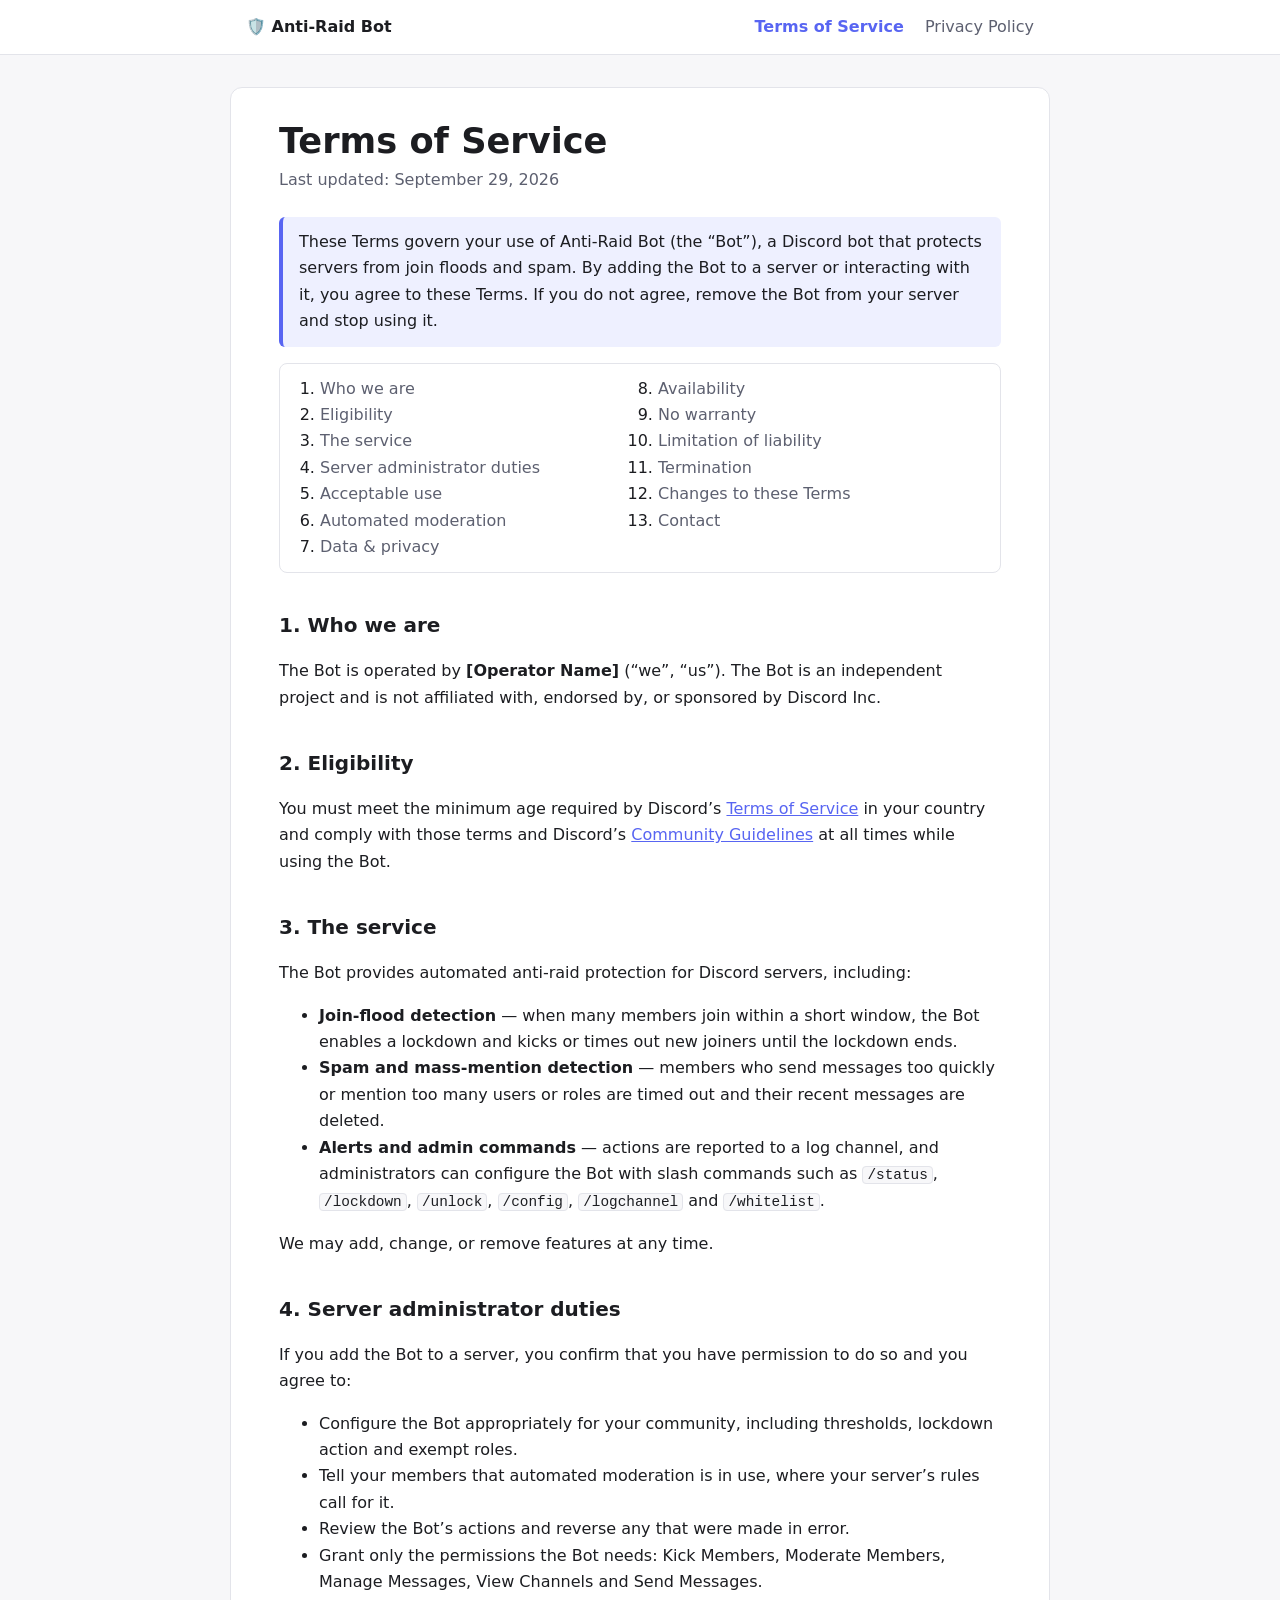
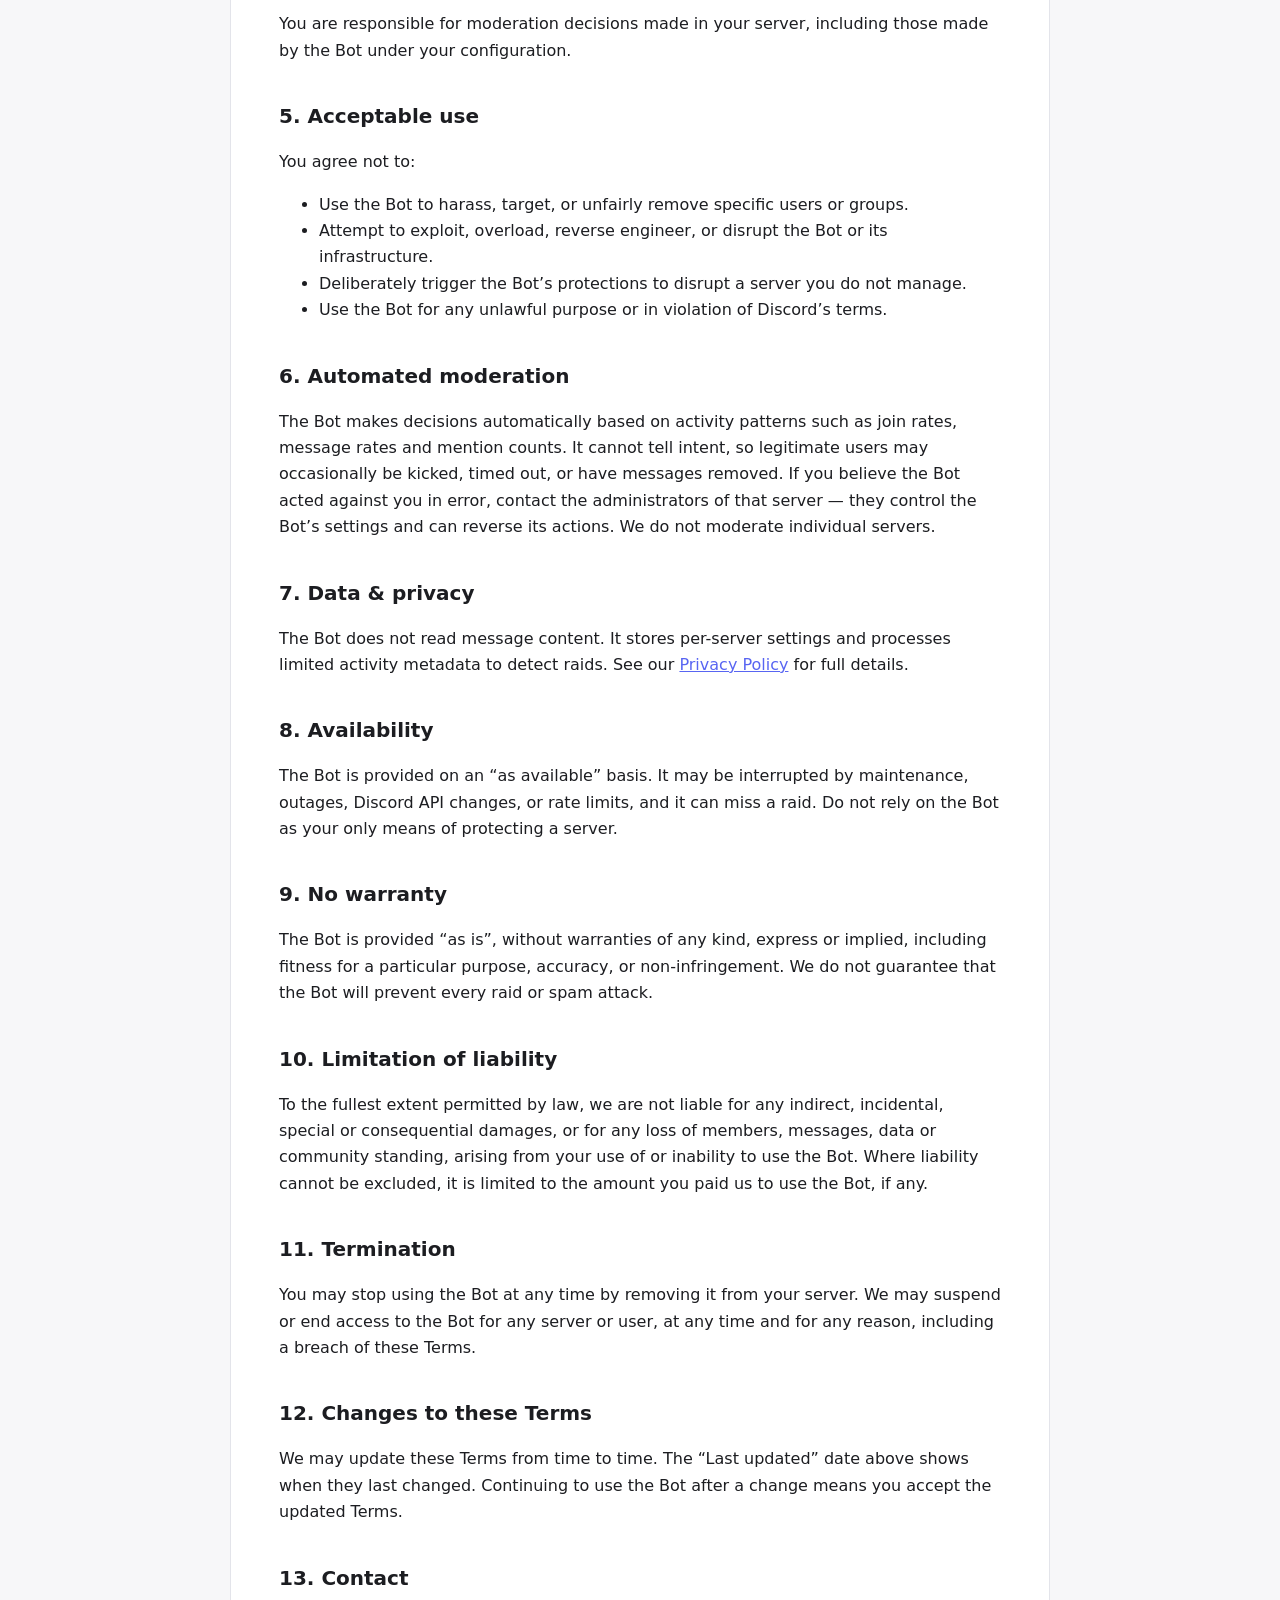
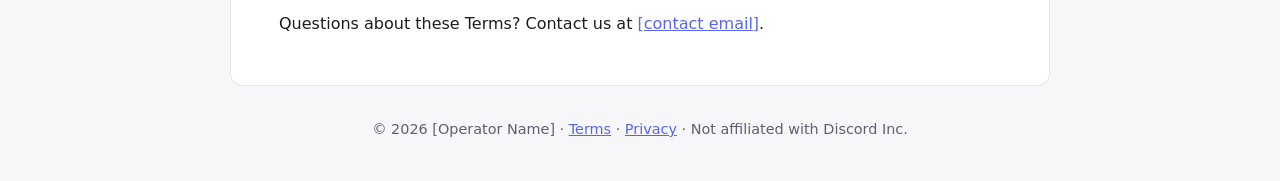
<file: docs/index.html>
<!doctype html>
<html lang="en">
<head>
  <meta charset="utf-8">
  <meta name="viewport" content="width=device-width, initial-scale=1">
  <title>Terms of Service · Anti-Raid Bot</title>
  <meta name="description" content="Terms of Service for the Anti-Raid Discord bot.">
  <link rel="stylesheet" href="style.css">
</head>
<body>
<header>
  <div class="bar">
    <a class="brand" href="index.html">🛡️ Anti-Raid Bot</a>
    <nav>
      <a href="index.html" aria-current="page">Terms of Service</a>
      <a href="privacy.html">Privacy Policy</a>
    </nav>
  </div>
</header>

<main>
  <h1>Terms of Service</h1>
  <p class="updated">Last updated: September 29, 2026</p>

  <p class="note">
    These Terms govern your use of Anti-Raid Bot (the “Bot”), a Discord bot that protects servers
    from join floods and spam. By adding the Bot to a server or interacting with it, you agree to these Terms.
    If you do not agree, remove the Bot from your server and stop using it.
  </p>

  <nav class="toc" aria-label="Contents">
    <ol>
      <li><a href="#who">Who we are</a></li>
      <li><a href="#eligibility">Eligibility</a></li>
      <li><a href="#service">The service</a></li>
      <li><a href="#admin">Server administrator duties</a></li>
      <li><a href="#acceptable-use">Acceptable use</a></li>
      <li><a href="#moderation">Automated moderation</a></li>
      <li><a href="#data">Data &amp; privacy</a></li>
      <li><a href="#availability">Availability</a></li>
      <li><a href="#warranty">No warranty</a></li>
      <li><a href="#liability">Limitation of liability</a></li>
      <li><a href="#termination">Termination</a></li>
      <li><a href="#changes">Changes to these Terms</a></li>
      <li><a href="#contact">Contact</a></li>
    </ol>
  </nav>

  <h2 id="who">1. Who we are</h2>
  <p>
    The Bot is operated by <strong>[Operator Name]</strong> (“we”, “us”). The Bot is an independent project
    and is not affiliated with, endorsed by, or sponsored by Discord Inc.
  </p>

  <h2 id="eligibility">2. Eligibility</h2>
  <p>
    You must meet the minimum age required by Discord’s
    <a href="https://discord.com/terms">Terms of Service</a> in your country and comply with those terms and
    Discord’s <a href="https://discord.com/guidelines">Community Guidelines</a> at all times while using the Bot.
  </p>

  <h2 id="service">3. The service</h2>
  <p>The Bot provides automated anti-raid protection for Discord servers, including:</p>
  <ul>
    <li><strong>Join-flood detection</strong> — when many members join within a short window, the Bot enables a
      lockdown and kicks or times out new joiners until the lockdown ends.</li>
    <li><strong>Spam and mass-mention detection</strong> — members who send messages too quickly or mention too many
      users or roles are timed out and their recent messages are deleted.</li>
    <li><strong>Alerts and admin commands</strong> — actions are reported to a log channel, and administrators can
      configure the Bot with slash commands such as <code>/status</code>, <code>/lockdown</code>,
      <code>/unlock</code>, <code>/config</code>, <code>/logchannel</code> and <code>/whitelist</code>.</li>
  </ul>
  <p>We may add, change, or remove features at any time.</p>

  <h2 id="admin">4. Server administrator duties</h2>
  <p>If you add the Bot to a server, you confirm that you have permission to do so and you agree to:</p>
  <ul>
    <li>Configure the Bot appropriately for your community, including thresholds, lockdown action and exempt roles.</li>
    <li>Tell your members that automated moderation is in use, where your server’s rules call for it.</li>
    <li>Review the Bot’s actions and reverse any that were made in error.</li>
    <li>Grant only the permissions the Bot needs: Kick Members, Moderate Members, Manage Messages,
      View Channels and Send Messages.</li>
  </ul>
  <p>You are responsible for moderation decisions made in your server, including those made by the Bot under your configuration.</p>

  <h2 id="acceptable-use">5. Acceptable use</h2>
  <p>You agree not to:</p>
  <ul>
    <li>Use the Bot to harass, target, or unfairly remove specific users or groups.</li>
    <li>Attempt to exploit, overload, reverse engineer, or disrupt the Bot or its infrastructure.</li>
    <li>Deliberately trigger the Bot’s protections to disrupt a server you do not manage.</li>
    <li>Use the Bot for any unlawful purpose or in violation of Discord’s terms.</li>
  </ul>

  <h2 id="moderation">6. Automated moderation</h2>
  <p>
    The Bot makes decisions automatically based on activity patterns such as join rates, message rates and mention
    counts. It cannot tell intent, so legitimate users may occasionally be kicked, timed out, or have messages removed.
    If you believe the Bot acted against you in error, contact the administrators of that server — they control the
    Bot’s settings and can reverse its actions. We do not moderate individual servers.
  </p>

  <h2 id="data">7. Data &amp; privacy</h2>
  <p>
    The Bot does not read message content. It stores per-server settings and processes limited activity metadata to
    detect raids. See our <a href="privacy.html">Privacy Policy</a> for full details.
  </p>

  <h2 id="availability">8. Availability</h2>
  <p>
    The Bot is provided on an “as available” basis. It may be interrupted by maintenance, outages, Discord API changes,
    or rate limits, and it can miss a raid. Do not rely on the Bot as your only means of protecting a server.
  </p>

  <h2 id="warranty">9. No warranty</h2>
  <p>
    The Bot is provided “as is”, without warranties of any kind, express or implied, including fitness for a particular
    purpose, accuracy, or non-infringement. We do not guarantee that the Bot will prevent every raid or spam attack.
  </p>

  <h2 id="liability">10. Limitation of liability</h2>
  <p>
    To the fullest extent permitted by law, we are not liable for any indirect, incidental, special or consequential
    damages, or for any loss of members, messages, data or community standing, arising from your use of or inability to
    use the Bot. Where liability cannot be excluded, it is limited to the amount you paid us to use the Bot, if any.
  </p>

  <h2 id="termination">11. Termination</h2>
  <p>
    You may stop using the Bot at any time by removing it from your server. We may suspend or end access to the Bot for
    any server or user, at any time and for any reason, including a breach of these Terms.
  </p>

  <h2 id="changes">12. Changes to these Terms</h2>
  <p>
    We may update these Terms from time to time. The “Last updated” date above shows when they last changed. Continuing
    to use the Bot after a change means you accept the updated Terms.
  </p>

  <h2 id="contact">13. Contact</h2>
  <p>Questions about these Terms? Contact us at <a href="mailto:[contact email]">[contact email]</a>.</p>
</main>

<footer>
  © 2026 [Operator Name] · <a href="index.html">Terms</a> · <a href="privacy.html">Privacy</a> ·
  Not affiliated with Discord Inc.
</footer>
</body>
</html>
</file>
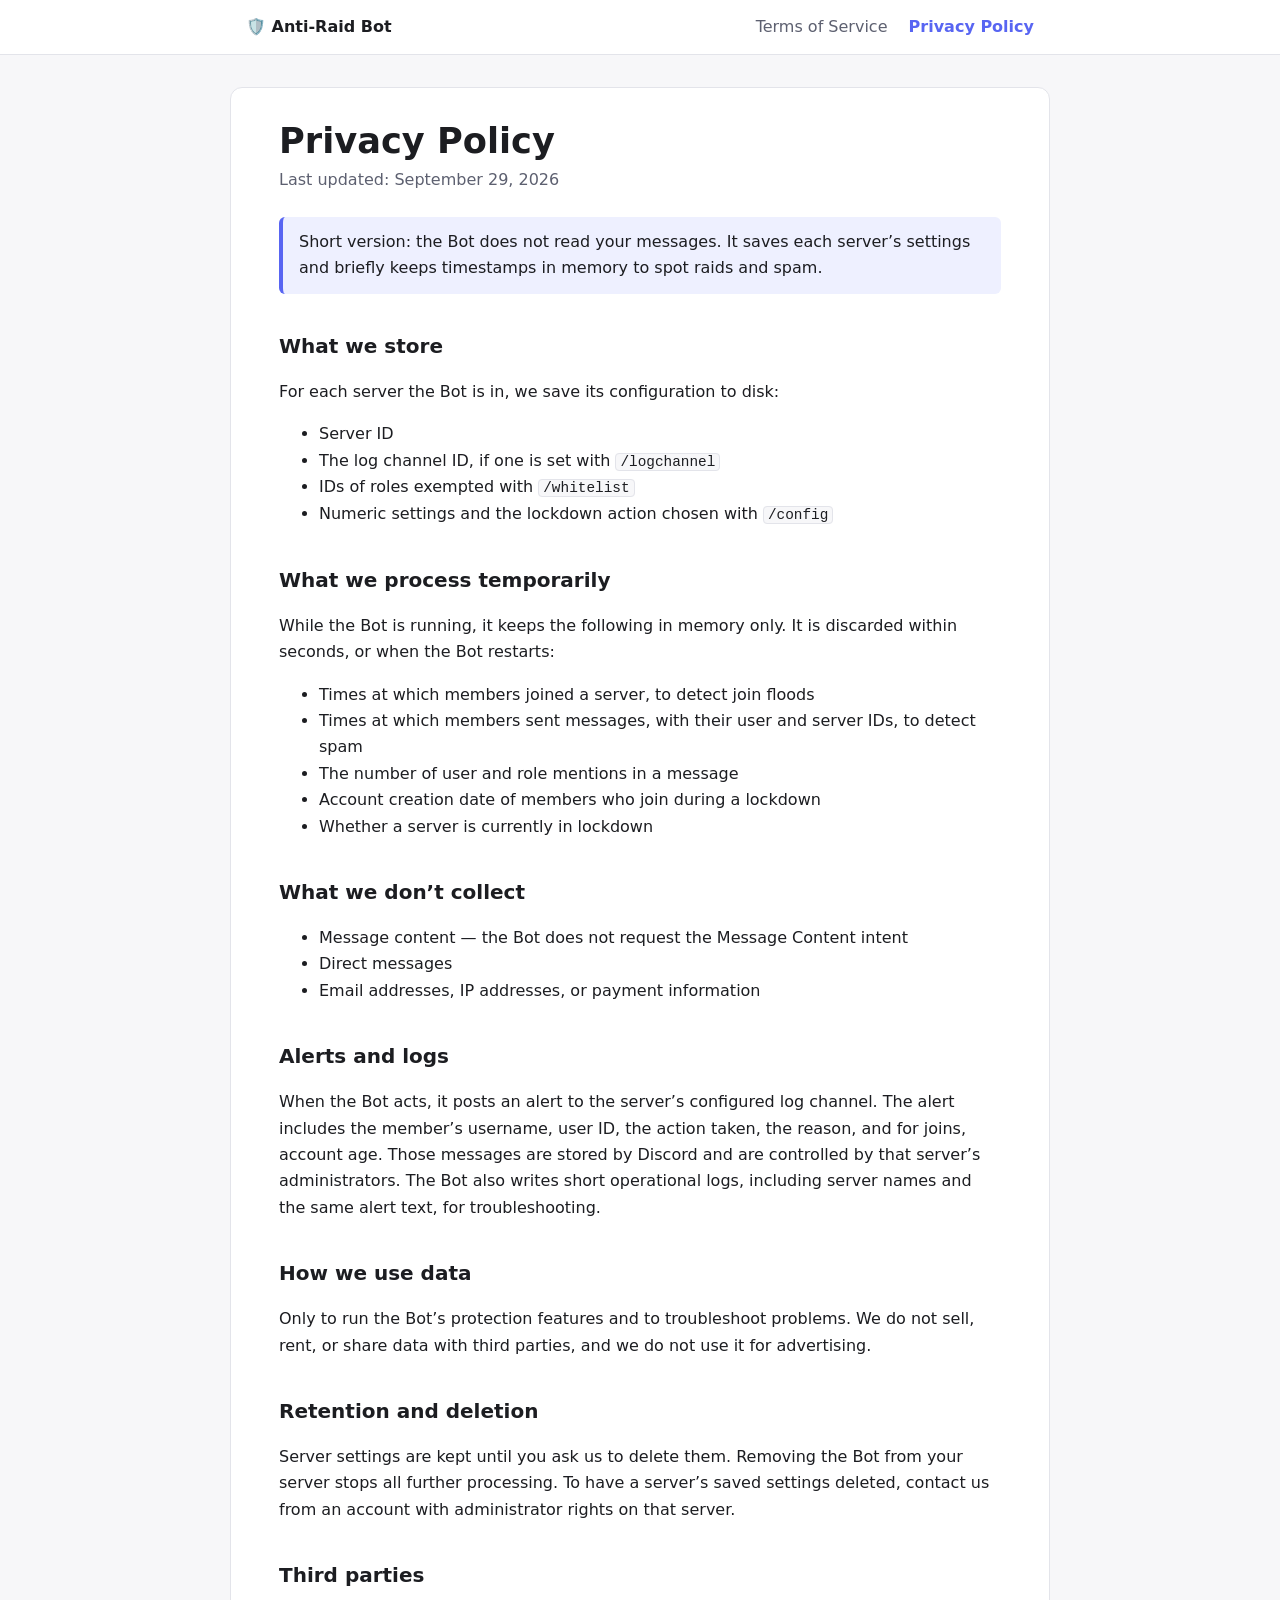
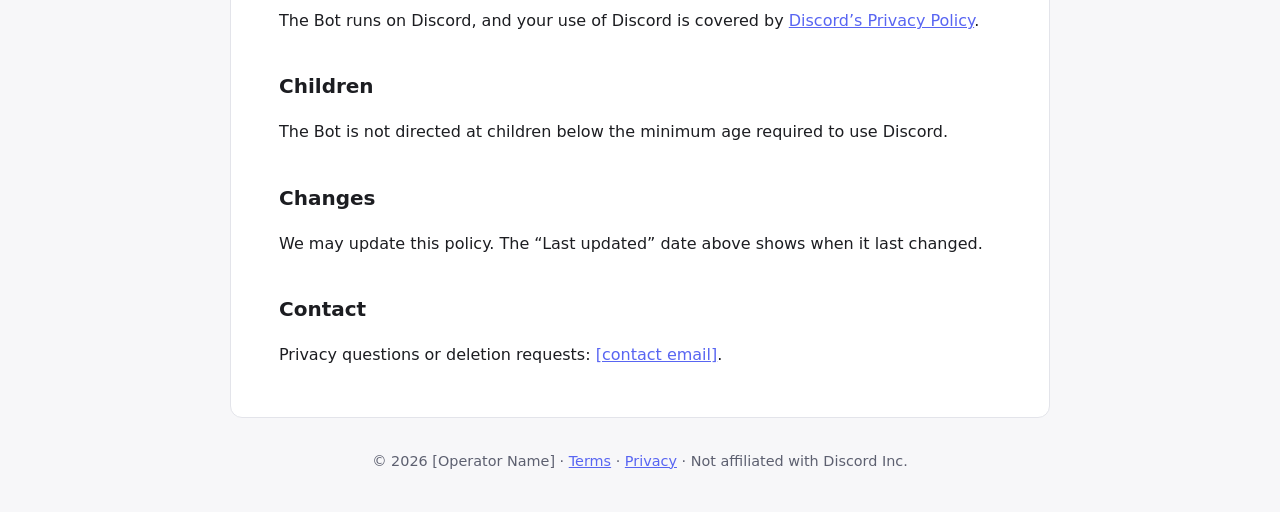
<file: docs/privacy.html>
<!doctype html>
<html lang="en">
<head>
  <meta charset="utf-8">
  <meta name="viewport" content="width=device-width, initial-scale=1">
  <title>Privacy Policy · Anti-Raid Bot</title>
  <meta name="description" content="Privacy Policy for the Anti-Raid Discord bot.">
  <link rel="stylesheet" href="style.css">
</head>
<body>
<header>
  <div class="bar">
    <a class="brand" href="index.html">🛡️ Anti-Raid Bot</a>
    <nav>
      <a href="index.html">Terms of Service</a>
      <a href="privacy.html" aria-current="page">Privacy Policy</a>
    </nav>
  </div>
</header>

<main>
  <h1>Privacy Policy</h1>
  <p class="updated">Last updated: September 29, 2026</p>

  <p class="note">
    Short version: the Bot does not read your messages. It saves each server’s settings and briefly keeps timestamps
    in memory to spot raids and spam.
  </p>

  <h2>What we store</h2>
  <p>For each server the Bot is in, we save its configuration to disk:</p>
  <ul>
    <li>Server ID</li>
    <li>The log channel ID, if one is set with <code>/logchannel</code></li>
    <li>IDs of roles exempted with <code>/whitelist</code></li>
    <li>Numeric settings and the lockdown action chosen with <code>/config</code></li>
  </ul>

  <h2>What we process temporarily</h2>
  <p>While the Bot is running, it keeps the following in memory only. It is discarded within seconds, or when the Bot restarts:</p>
  <ul>
    <li>Times at which members joined a server, to detect join floods</li>
    <li>Times at which members sent messages, with their user and server IDs, to detect spam</li>
    <li>The number of user and role mentions in a message</li>
    <li>Account creation date of members who join during a lockdown</li>
    <li>Whether a server is currently in lockdown</li>
  </ul>

  <h2>What we don’t collect</h2>
  <ul>
    <li>Message content — the Bot does not request the Message Content intent</li>
    <li>Direct messages</li>
    <li>Email addresses, IP addresses, or payment information</li>
  </ul>

  <h2>Alerts and logs</h2>
  <p>
    When the Bot acts, it posts an alert to the server’s configured log channel. The alert includes the member’s
    username, user ID, the action taken, the reason, and for joins, account age. Those messages are stored by Discord
    and are controlled by that server’s administrators. The Bot also writes short operational logs, including server
    names and the same alert text, for troubleshooting.
  </p>

  <h2>How we use data</h2>
  <p>Only to run the Bot’s protection features and to troubleshoot problems. We do not sell, rent, or share data with third parties, and we do not use it for advertising.</p>

  <h2>Retention and deletion</h2>
  <p>
    Server settings are kept until you ask us to delete them. Removing the Bot from your server stops all further
    processing. To have a server’s saved settings deleted, contact us from an account with administrator rights on that server.
  </p>

  <h2>Third parties</h2>
  <p>
    The Bot runs on Discord, and your use of Discord is covered by
    <a href="https://discord.com/privacy">Discord’s Privacy Policy</a>.
  </p>

  <h2>Children</h2>
  <p>The Bot is not directed at children below the minimum age required to use Discord.</p>

  <h2>Changes</h2>
  <p>We may update this policy. The “Last updated” date above shows when it last changed.</p>

  <h2>Contact</h2>
  <p>Privacy questions or deletion requests: <a href="mailto:[contact email]">[contact email]</a>.</p>
</main>

<footer>
  © 2026 [Operator Name] · <a href="index.html">Terms</a> · <a href="privacy.html">Privacy</a> ·
  Not affiliated with Discord Inc.
</footer>
</body>
</html>
</file>
<file: docs/style.css>
:root {
  --bg: #f7f7f9;
  --surface: #ffffff;
  --text: #1c1d21;
  --muted: #5d6070;
  --border: #e3e4ea;
  --accent: #5865f2;
  --note-bg: #eef0ff;
}
@media (prefers-color-scheme: dark) {
  :root {
    --bg: #16171b;
    --surface: #1e1f24;
    --text: #e6e7eb;
    --muted: #a0a3b1;
    --border: #2e3038;
    --accent: #8b95ff;
    --note-bg: #252846;
  }
}
* { box-sizing: border-box; }
body {
  margin: 0;
  background: var(--bg);
  color: var(--text);
  font: 16px/1.65 system-ui, -apple-system, "Segoe UI", Roboto, sans-serif;
}
a { color: var(--accent); }
header {
  background: var(--surface);
  border-bottom: 1px solid var(--border);
}
.bar {
  max-width: 820px;
  margin: 0 auto;
  padding: 14px 16px;
  display: flex;
  flex-wrap: wrap;
  gap: 8px 20px;
  align-items: center;
  justify-content: space-between;
}
.brand { font-weight: 700; text-decoration: none; color: var(--text); }
nav a { margin-left: 16px; text-decoration: none; color: var(--muted); }
nav a:first-child { margin-left: 0; }
nav a[aria-current="page"] { color: var(--accent); font-weight: 600; }
main {
  max-width: 820px;
  margin: 32px auto;
  padding: 32px clamp(16px, 5vw, 48px);
  background: var(--surface);
  border: 1px solid var(--border);
  border-radius: 12px;
}
h1 { margin: 0 0 4px; font-size: clamp(1.7rem, 4vw, 2.2rem); line-height: 1.2; }
.updated { margin: 0 0 24px; color: var(--muted); }
h2 { margin: 36px 0 8px; font-size: 1.25rem; scroll-margin-top: 16px; }
.note {
  background: var(--note-bg);
  border-left: 4px solid var(--accent);
  padding: 12px 16px;
  border-radius: 6px;
}
.toc {
  border: 1px solid var(--border);
  border-radius: 8px;
  padding: 12px 20px;
}
.toc ol { margin: 0; padding-left: 20px; columns: 2 220px; }
code {
  background: var(--bg);
  border: 1px solid var(--border);
  border-radius: 4px;
  padding: 0 4px;
  font-size: 0.9em;
}
footer {
  max-width: 820px;
  margin: 0 auto 40px;
  padding: 0 16px;
  color: var(--muted);
  font-size: 0.9rem;
  text-align: center;
}
@media (max-width: 600px) {
  main { margin: 16px; border-radius: 10px; }
}
</file>
